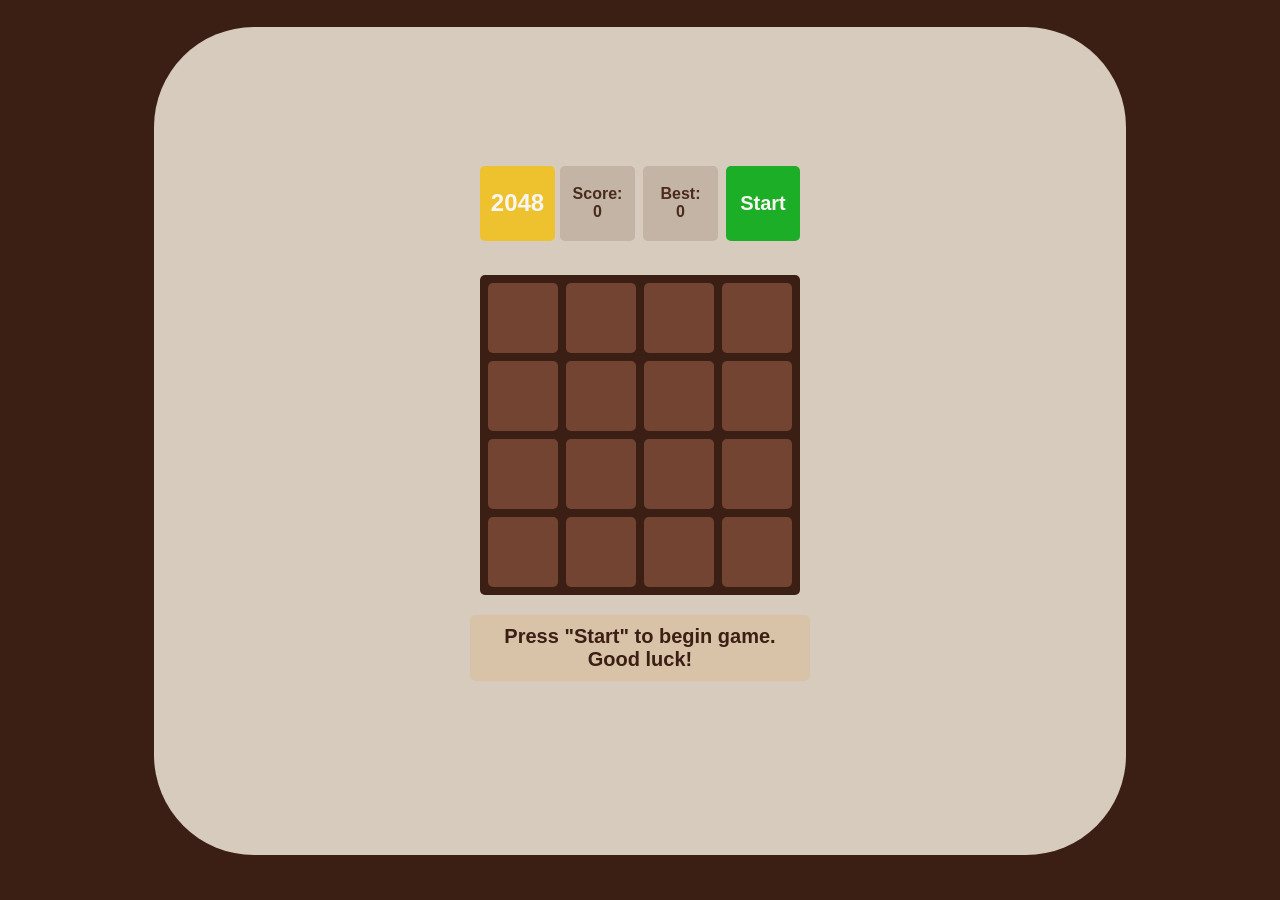
<file: index.html>
<!doctype html><html lang="en"><head><meta charset="utf-8"><meta name="viewport" content="width=device-width, initial-scale=1.0"><title>2048</title><link rel="stylesheet" href="index.8f20b292.css"><link rel="icon" type="image/png" href="2048_logo.7cc5a24d.png"></head><body> <div class="container"> <div class="game-header"> <h1>2048</h1> <div class="controls"> <p class="info"> Score: <span class="game-score">0</span> </p> <p class="best"> Best: <span class="best-score">0</span> </p> <button class="button start">Start</button> </div> </div> <div class="game-field"> <div class="field-cell"></div> <div class="field-cell"></div> <div class="field-cell"></div> <div class="field-cell"></div> <div class="field-cell"></div> <div class="field-cell"></div> <div class="field-cell"></div> <div class="field-cell"></div> <div class="field-cell"></div> <div class="field-cell"></div> <div class="field-cell"></div> <div class="field-cell"></div> <div class="field-cell"></div> <div class="field-cell"></div> <div class="field-cell"></div> <div class="field-cell"></div> </div> <div class="message-container"> <p class="hidden message message-lose">You lose! Restart the game?</p> <p class="hidden message message-win">Winner! Congrats! You did it!</p> <p class="message message-start"> Press "Start" to begin game. Good luck! </p> </div> </div> <script type="module" src="index.1bf6b233.js"></script><script src="index.e3dbfcde.js" nomodule defer></script> </body></html>
</file>
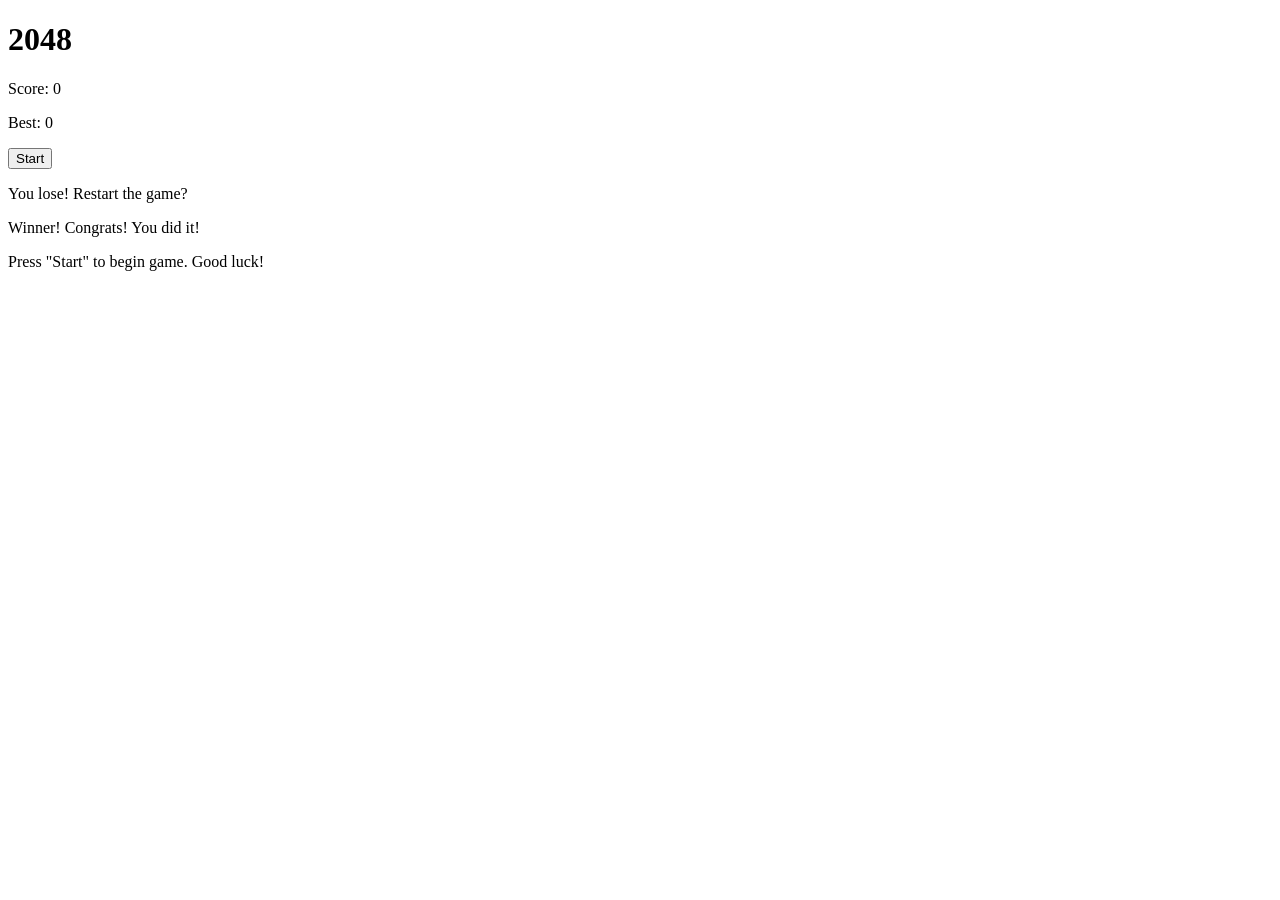
<file: src/index.html>
<!doctype html>
<html lang="en">
  <head>
    <meta charset="UTF-8" />
    <meta
      name="viewport"
      content="width=device-width, initial-scale=1.0"
    />
    <title>2048</title>
    <link
      rel="stylesheet"
      href="./styles/main.scss"
    />
    <link
      rel="icon"
      type="image/png"
      href="/src/images/2048_logo.png"
    />
  </head>
  <body>
    <div class="container">
      <div class="game-header">
        <h1>2048</h1>
        <div class="controls">
          <p class="info">
            Score:
            <span class="game-score">0</span>
          </p>
          <p class="best">
            Best:
            <span class="best-score">0</span>
          </p>
          <button class="button start">Start</button>
        </div>
      </div>

      <div class="game-field">
        <div class="field-cell"></div>
        <div class="field-cell"></div>
        <div class="field-cell"></div>
        <div class="field-cell"></div>

        <div class="field-cell"></div>
        <div class="field-cell"></div>
        <div class="field-cell"></div>
        <div class="field-cell"></div>

        <div class="field-cell"></div>
        <div class="field-cell"></div>
        <div class="field-cell"></div>
        <div class="field-cell"></div>

        <div class="field-cell"></div>
        <div class="field-cell"></div>
        <div class="field-cell"></div>
        <div class="field-cell"></div>
      </div>

      <div class="message-container">
        <p class="message message-lose hidden">You lose! Restart the game?</p>
        <p class="message message-win hidden">Winner! Congrats! You did it!</p>
        <p class="message message-start">
          Press "Start" to begin game. Good luck!
        </p>
      </div>
    </div>
    <script
      type="module"
      src="scripts/main.js"
    ></script>
  </body>
</html>
</file>
<file: index.8f20b292.css>
html{height:100%}body{touch-action:none;overscroll-behavior:none;background:#3b1f14;-ms-flex-pack:center;justify-content:center;-ms-flex-align:center;align-items:center;min-height:100dvh;margin:0;font-family:sans-serif;font-size:24px;font-weight:900;display:-ms-flexbox;display:flex;overflow:hidden}@media (max-width:500px){body:before{display:none}body{background:#b39f86;height:100%;min-height:100vh}.container{width:92vw}}body:before{content:"";z-index:-1;background:#d6cbbc;border-radius:100px;position:absolute;top:3vh;bottom:5vh;left:12vw;right:12vw}.field-cell{color:#3b1f14;box-sizing:border-box;text-align:center;-webkit-user-select:none;-ms-user-select:none;user-select:none;aspect-ratio:1;background:#734431;border-radius:5px;-ms-flex-pack:center;justify-content:center;-ms-flex-align:center;align-items:center;width:100%;font-size:22px;line-height:1;transition:transform .15s;display:-ms-flexbox;display:flex}.field-cell--2{color:#fff;background:#ffcc2e}.field-cell--4{color:#fff;background:#fb9021}.field-cell--8{color:#fff;background:#29a120}.field-cell--16{color:#fff;background:#1d399d}.field-cell--32{color:#fff;background:#54097a}.field-cell--64{color:#fff;background:#098000}.field-cell--128{color:#fff;background:#0c247b}.field-cell--256{color:#fff;background:#f44336}.field-cell--512{color:#fff;background:#ffcc2e}.field-cell--1024{color:#fff;background:#54097a}.field-cell--2048{color:#fff;background:#ffcc2e}.field-cell.new{animation:.25s ease-out appear}@keyframes appear{0%{opacity:0;transform:scale(.6)}60%{opacity:1;transform:scale(1.1)}to{transform:scale(1)}}@keyframes merge{0%{transform:scale(1)}50%{transform:scale(1.15)}to{transform:scale(1)}}.game-field{border-spacing:10px;box-sizing:border-box;background:#3b1f14;border-radius:5px;grid-template-columns:repeat(4,1fr);gap:8px;width:min(90vw,320px);height:min(90vw,320px);padding:8px;display:grid}.game-header{box-sizing:border-box;-ms-flex-pack:justify;justify-content:space-between;width:100%;margin-bottom:24px;padding:10px;display:-ms-flexbox;display:flex}h1{color:#f9f6f2;box-sizing:border-box;background:#edc22e;border-radius:5px;-ms-flex-pack:center;justify-content:center;-ms-flex-align:center;align-items:center;width:75px;height:75px;margin:0;font-size:24px;display:-ms-flexbox;display:flex}.info,.best{color:#4a2b1c;box-sizing:border-box;background:#c3b4a5;border-radius:5px;-ms-flex-direction:column;flex-direction:column;-ms-flex-pack:center;justify-content:center;-ms-flex-align:center;align-items:center;width:75px;height:75px;margin:0 8px 0 0;font-size:16px;display:-ms-flexbox;display:flex}.controls{display:-ms-flexbox;display:flex}.button{cursor:pointer;color:#f9f6f2;border:none;border-radius:5px;width:74px;height:75px;font-family:sans-serif;font-size:16px;font-weight:700;transition:background .25s}.start{background:#1dae28;font-size:20px}.start:hover{background:#179921}.restart{color:#fff;background:#f44336}.restart:hover{background:#c03930}.message{box-sizing:border-box;color:#3b1f14;text-align:center;background:#d8c2a8;border-radius:5px;width:100%;padding:10px;font-size:20px}.hidden{display:none}.container{-ms-flex-direction:column;flex-direction:column;-ms-flex-align:center;align-items:center;width:min(90vw,340px);display:-ms-flexbox;display:flex}.message-win{color:#3b1f14;background:#d1a12e}.message-container{width:100%;height:150px}
/*# sourceMappingURL=index.8f20b292.css.map */
</file>
